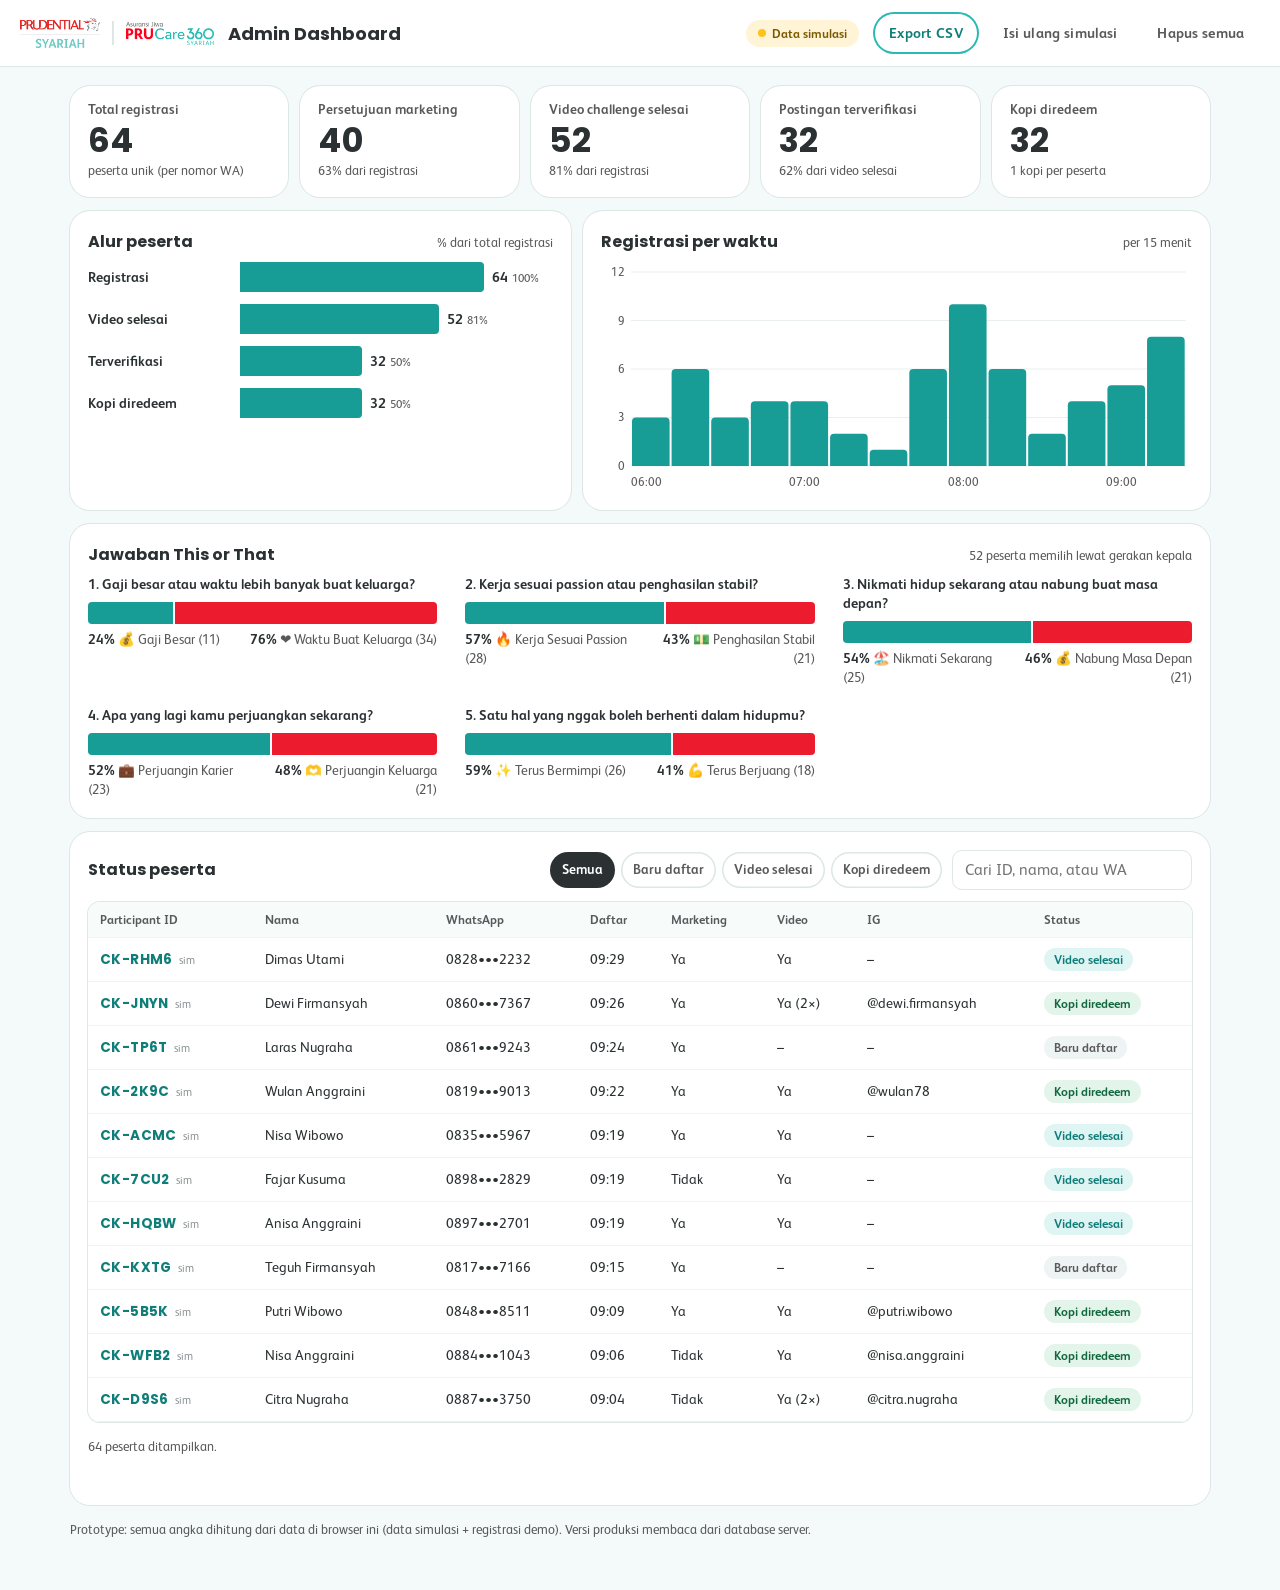
<file: admin.html>
<!DOCTYPE html>
<html lang="id">
<head>
  <meta charset="utf-8">
  <meta name="viewport" content="width=device-width, initial-scale=1">
  <title>Admin Dashboard | Cerita Kita</title>
  <link rel="stylesheet" href="css/tokens.css">
  <link rel="stylesheet" href="css/dashboard.css">
</head>
<body>
<header class="topbar">
  <span class="logos"><img src="assets/logo-psla.png" alt="Prudential Syariah"><i></i><img src="assets/logo-prucare360-syariah.png" alt="PRUCare360 Syariah"></span>
  <h1>Admin Dashboard</h1>
  <span class="mode-pill">Data simulasi</span>
  <div class="toolbar">
    <button class="btn btn-secondary btn-sm" id="btnCsv" type="button">Export CSV</button>
    <button class="btn btn-quiet btn-sm" id="btnReseed" type="button">Isi ulang simulasi</button>
    <button class="btn btn-quiet btn-sm" id="btnClear" type="button">Hapus semua</button>
  </div>
</header>

<main class="wrap">
  <section class="kpis" aria-label="Ringkasan">
    <div class="card kpi"><p class="lbl">Total registrasi</p><p class="val" id="kTotal">0</p><p class="sub" id="kTotalSub"></p></div>
    <div class="card kpi"><p class="lbl">Persetujuan marketing</p><p class="val" id="kMkt">0</p><p class="sub" id="kMktSub"></p></div>
    <div class="card kpi"><p class="lbl">Video challenge selesai</p><p class="val" id="kVid">0</p><p class="sub" id="kVidSub"></p></div>
    <div class="card kpi"><p class="lbl">Postingan terverifikasi</p><p class="val" id="kVer">0</p><p class="sub" id="kVerSub"></p></div>
    <div class="card kpi"><p class="lbl">Kopi diredeem</p><p class="val" id="kRed">0</p><p class="sub" id="kRedSub"></p></div>
  </section>

  <section class="charts">
    <div class="card">
      <div class="chart-head"><h2>Alur peserta</h2><p>% dari total registrasi</p></div>
      <div class="funnel" id="funnel"></div>
    </div>
    <div class="card">
      <div class="chart-head"><h2>Registrasi per waktu</h2><p id="binNote"></p></div>
      <div class="colchart" id="colchart"><div class="tip" id="tip" hidden></div></div>
    </div>
  </section>

  <section class="card" style="margin-bottom:14px">
    <div class="chart-head"><h2>Jawaban This or That</h2><p id="ansNote"></p></div>
    <div class="answers" id="answers"></div>
  </section>

  <section class="card">
    <div class="table-head">
      <h2>Status peserta</h2>
      <div class="filters" id="filters">
        <button type="button" data-f="all" aria-pressed="true">Semua</button>
        <button type="button" data-f="registered" aria-pressed="false">Baru daftar</button>
        <button type="button" data-f="video" aria-pressed="false">Video selesai</button>
        <button type="button" data-f="redeemed" aria-pressed="false">Kopi diredeem</button>
      </div>
      <input type="search" id="tq" placeholder="Cari ID, nama, atau WA" aria-label="Cari peserta">
    </div>
    <div class="table-wrap">
      <table>
        <thead><tr><th>Participant ID</th><th>Nama</th><th>WhatsApp</th><th>Daftar</th><th>Marketing</th><th>Video</th><th>IG</th><th>Status</th></tr></thead>
        <tbody id="tbody"></tbody>
      </table>
    </div>
    <p class="foot" id="tfoot"></p>
  </section>
  <p class="foot">Prototype: semua angka dihitung dari data di browser ini (data simulasi + registrasi demo). Versi produksi membaca dari database server.</p>
</main>
<div class="toast" id="toast" role="status" aria-live="polite"></div>

<script src="js/config.js"></script>
<script src="js/store.js"></script>
<script src="js/admin.js"></script>
</body>
</html>
</file>
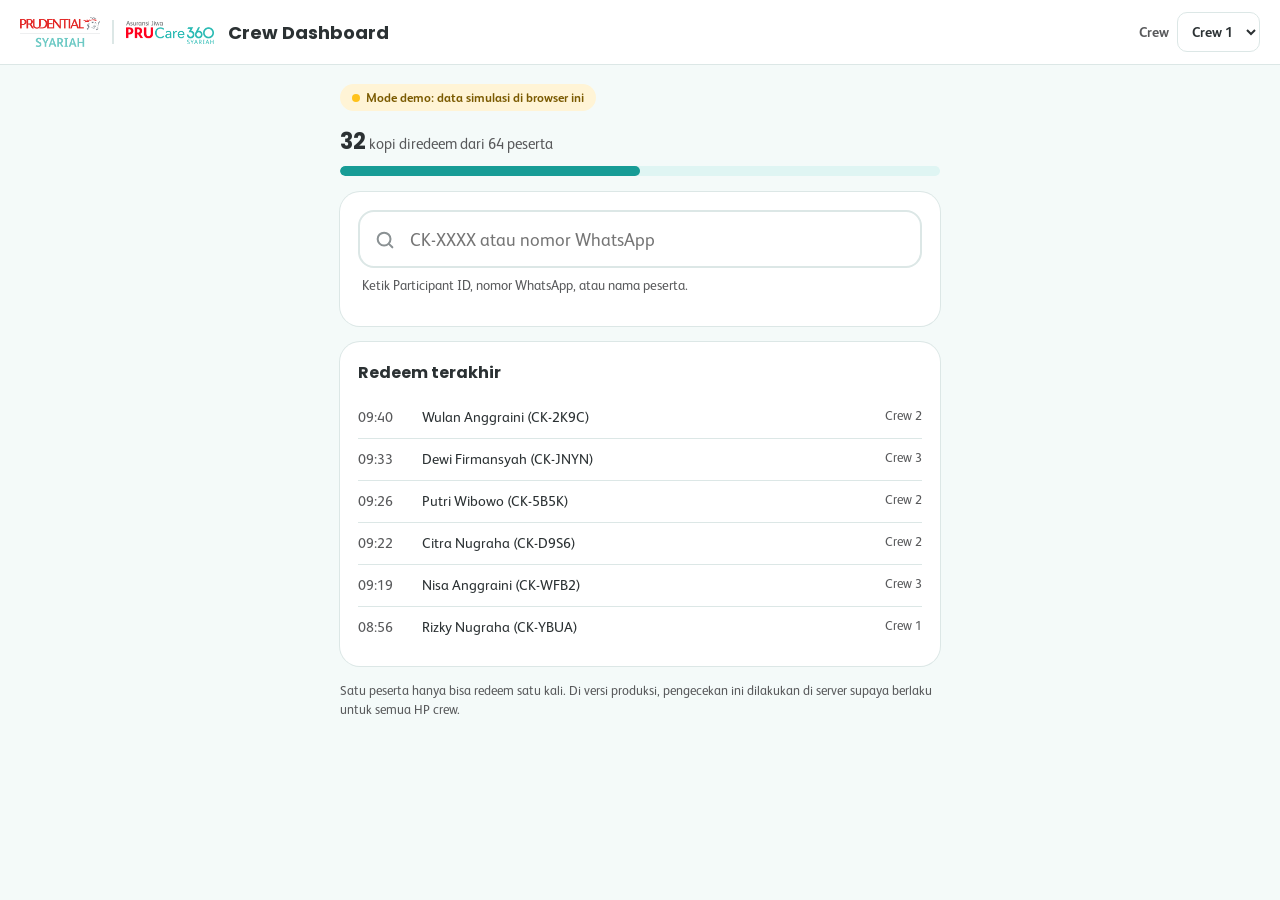
<file: crew.html>
<!DOCTYPE html>
<html lang="id">
<head>
  <meta charset="utf-8">
  <meta name="viewport" content="width=device-width, initial-scale=1, viewport-fit=cover">
  <title>Crew Dashboard | Cerita Kita</title>
  <link rel="stylesheet" href="css/tokens.css">
  <link rel="stylesheet" href="css/dashboard.css">
</head>
<body>
<header class="topbar">
  <span class="logos"><img src="assets/logo-psla.png" alt="Prudential Syariah"><i></i><img src="assets/logo-prucare360-syariah.png" alt="PRUCare360 Syariah"></span>
  <h1>Crew Dashboard</h1>
  <label class="crew-select">Crew
    <select id="crewName"><option>Crew 1</option><option>Crew 2</option><option>Crew 3</option><option>Crew 4</option></select>
  </label>
</header>

<main class="wrap crew">
  <p class="mode-pill" style="margin-bottom:14px">Mode demo: data simulasi di browser ini</p>

  <div class="progress-strip">
    <p><b id="redeemCount">0</b> kopi diredeem dari <span id="regCount">0</span> peserta</p>
    <div class="bar" aria-hidden="true"><i id="redeemBar" style="width:0"></i></div>
  </div>

  <section class="card">
    <label class="search" for="q">
      <span class="sr-only">Cari peserta</span>
      <svg viewBox="0 0 24 24" fill="none" stroke="currentColor" stroke-width="2.2" stroke-linecap="round"><circle cx="11" cy="11" r="7"/><path d="m20 20-3.5-3.5"/></svg>
      <input id="q" type="search" placeholder="CK-XXXX atau nomor WhatsApp" autocomplete="off" autocapitalize="characters" enterkeyhint="search">
    </label>
    <p class="hint">Ketik Participant ID, nomor WhatsApp, atau nama peserta.</p>
    <div class="results" id="results"></div>
  </section>

  <section class="card detail" id="detail" hidden aria-live="polite"></section>

  <section class="card" style="margin-top:16px">
    <h2>Redeem terakhir</h2>
    <ul class="log" id="log"></ul>
  </section>
  <p class="foot">Satu peserta hanya bisa redeem satu kali. Di versi produksi, pengecekan ini dilakukan di server supaya berlaku untuk semua HP crew.</p>
</main>

<div class="dialog" id="confirm" hidden role="dialog" aria-modal="true" aria-labelledby="cTitle">
  <div class="dialog-card">
    <h3 id="cTitle">Berikan kopi?</h3>
    <p id="cBody"></p>
    <div class="dialog-actions">
      <button class="btn btn-secondary btn-sm" id="cNo" type="button">Batal</button>
      <button class="btn btn-primary btn-sm" id="cYes" type="button">Ya, redeem</button>
    </div>
  </div>
</div>
<div class="toast" id="toast" role="status" aria-live="polite"></div>

<script src="js/config.js"></script>
<script src="js/store.js"></script>
<script src="js/crew.js"></script>
</body>
</html>
</file>
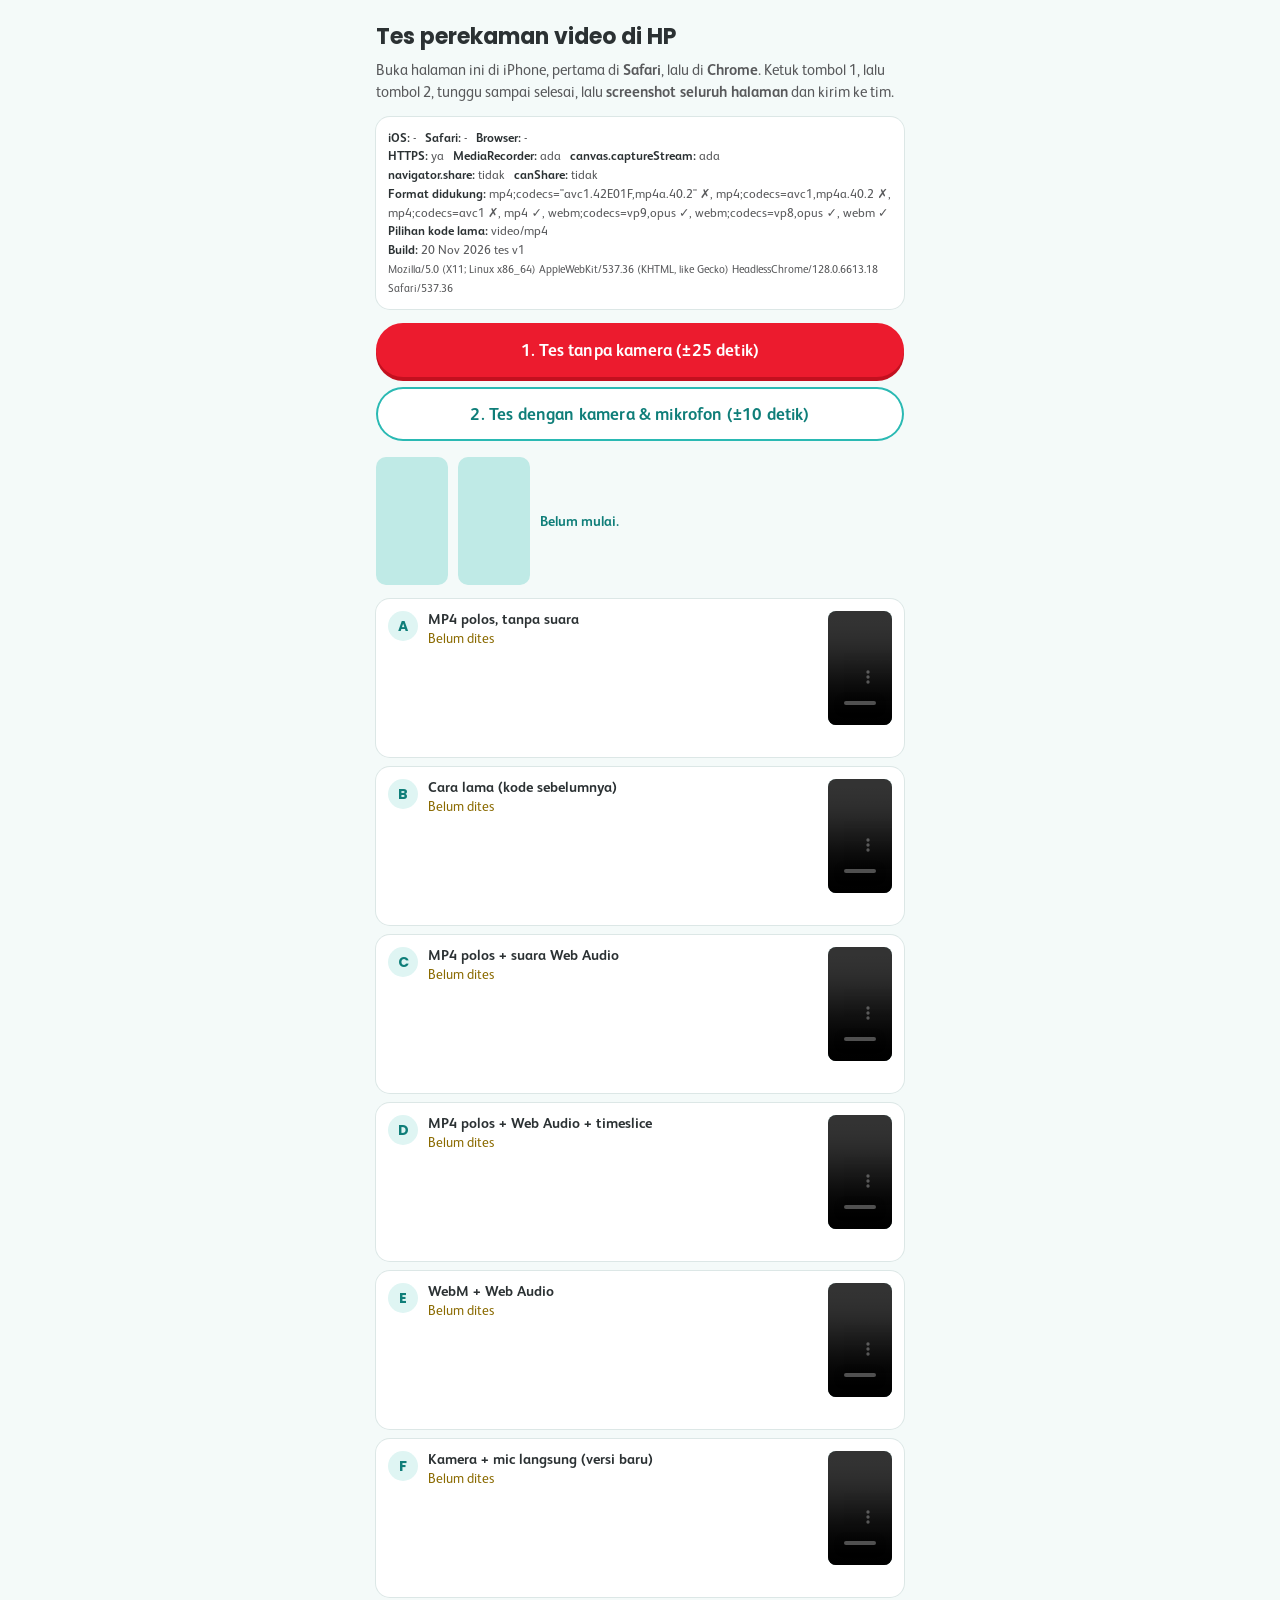
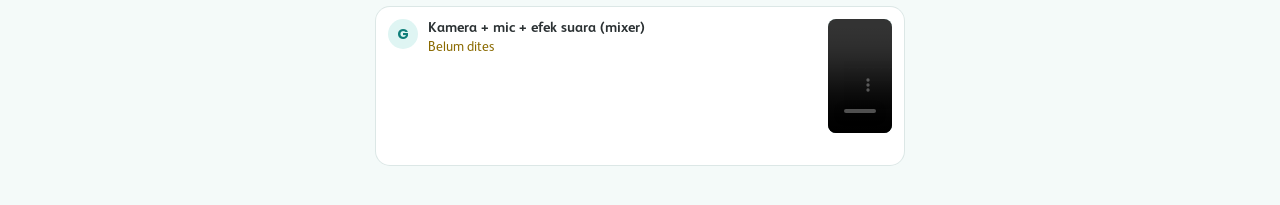
<file: tes-iphone.html>
<!DOCTYPE html>
<html lang="id">
<head>
  <meta charset="utf-8">
  <meta name="viewport" content="width=device-width, initial-scale=1">
  <title>Tes perekaman iPhone | Cerita Kita</title>
  <link rel="stylesheet" href="css/tokens.css">
  <style>
    body { background: #F4FAF9; }
    .wrap { max-width: 560px; margin: 0 auto; padding: 20px 16px 40px; }
    h1 { font: 700 22px var(--font-title); margin-bottom: 6px; }
    .sub { color: var(--grey); font-size: 15px; margin-bottom: 14px; }
    .info { font-size: 12.5px; line-height: 1.5; color: var(--grey); background: #fff; border-radius: 14px; padding: 12px; box-shadow: 0 0 0 1px var(--line); margin-bottom: 14px; word-break: break-word; }
    .info b { color: var(--ink); }
    .btns { display: grid; gap: 10px; margin-bottom: 16px; }
    .stage { display: flex; gap: 10px; align-items: center; margin-bottom: 14px; }
    .stage canvas, .stage video { width: 72px; height: 128px; border-radius: 10px; background: var(--mint-2); object-fit: cover; }
    .stage p { font: 700 14px var(--font-ui); color: var(--teal-text); }
    .rows { display: grid; gap: 10px; }
    .row { display: grid; grid-template-columns: 30px 1fr 64px; gap: 10px; align-items: start; background: #fff; border-radius: 14px; padding: 12px; box-shadow: 0 0 0 1px var(--line); }
    .row .id { width: 30px; height: 30px; border-radius: 50%; display: grid; place-items: center; background: var(--mint); font: 700 14px var(--font-title); color: var(--teal-text); }
    .row b { display: block; font: 700 14.5px var(--font-ui); }
    .row .st { font-size: 13.5px; margin-top: 2px; }
    .row .st.ok { color: var(--ok); font-weight: 700; }
    .row .st.bad { color: var(--red); font-weight: 700; }
    .row .st.wait { color: #8A6A00; }
    .row small { display: block; font-size: 11.5px; color: var(--grey); margin-top: 3px; word-break: break-word; }
    .row video { width: 64px; height: 114px; border-radius: 8px; background: var(--mint-2); object-fit: cover; }
    .row .act { grid-column: 2 / 4; display: flex; gap: 8px; flex-wrap: wrap; }
    .row .act button, .row .act a { min-height: 36px; padding: 0 12px; border-radius: 999px; font: 700 13px var(--font-ui); background: #fff; color: var(--teal-text); box-shadow: inset 0 0 0 1.5px var(--teal); text-decoration: none; display: inline-flex; align-items: center; }
    .row .res { grid-column: 2 / 4; font-size: 12.5px; color: var(--ink); }
    .summary { margin-top: 16px; padding: 12px; border-radius: 12px; background: var(--ink); color: #fff; font: 700 14px/1.5 var(--font-ui); word-break: break-word; }
  </style>
</head>
<body>
<main class="wrap">
  <h1>Tes perekaman video di HP</h1>
  <p class="sub">Buka halaman ini di iPhone, pertama di <b>Safari</b>, lalu di <b>Chrome</b>. Ketuk tombol 1, lalu tombol 2, tunggu sampai selesai, lalu <b>screenshot seluruh halaman</b> dan kirim ke tim.</p>
  <div class="info" id="info"></div>
  <div class="btns">
    <button class="btn btn-primary btn-block" id="run1" type="button">1. Tes tanpa kamera (±25 detik)</button>
    <button class="btn btn-secondary btn-block" id="run2" type="button">2. Tes dengan kamera & mikrofon (±10 detik)</button>
  </div>
  <div class="stage"><canvas id="cv" width="360" height="640"></canvas><video id="cam" muted playsinline autoplay></video><p id="now">Belum mulai.</p></div>
  <div class="rows" id="rows"></div>
  <div class="summary" id="summary" hidden></div>
</main>
<script>
(function () {
  const UA = navigator.userAgent;
  const isIOS = /iPhone|iPad|iPod/.test(UA) || (navigator.platform === "MacIntel" && navigator.maxTouchPoints > 1);
  const browser = !isIOS ? "-" : /Instagram|FBAN|FBAV|Line\//.test(UA) ? "in-app" : /CriOS/.test(UA) ? "Chrome" : /FxiOS/.test(UA) ? "Firefox" : /EdgiOS/.test(UA) ? "Edge" : "Safari";
  const osv = (UA.match(/OS (\d+)_(\d+)(?:_(\d+))?/) || []).slice(1).filter(Boolean).join(".");
  const safv = (UA.match(/Version\/([\d.]+)/) || [])[1] || "-";
  const sup = m => { try { return window.MediaRecorder && MediaRecorder.isTypeSupported(m); } catch (e) { return false; } };
  const OLD_LIST = ['video/mp4;codecs="avc1.42E01F,mp4a.40.2"', "video/mp4;codecs=avc1,mp4a.40.2", "video/mp4;codecs=avc1", "video/mp4", "video/webm;codecs=vp9,opus", "video/webm;codecs=vp8,opus", "video/webm"];
  const oldPick = OLD_LIST.find(sup) || "";
  const $ = s => document.querySelector(s);
  const info = $("#info");
  info.innerHTML =
    `<b>iOS:</b> ${osv || "-"} &nbsp; <b>Safari:</b> ${safv} &nbsp; <b>Browser:</b> ${browser}<br>` +
    `<b>HTTPS:</b> ${window.isSecureContext ? "ya" : "TIDAK"} &nbsp; <b>MediaRecorder:</b> ${window.MediaRecorder ? "ada" : "TIDAK ADA"} &nbsp; <b>canvas.captureStream:</b> ${HTMLCanvasElement.prototype.captureStream ? "ada" : "TIDAK ADA"}<br>` +
    `<b>navigator.share:</b> ${navigator.share ? "ada" : "tidak"} &nbsp; <b>canShare:</b> ${navigator.canShare ? "ada" : "tidak"}<br>` +
    `<b>Format didukung:</b> ${OLD_LIST.map(m => m.replace("video/", "") + (sup(m) ? " ✓" : " ✗")).join(", ")}<br>` +
    `<b>Pilihan kode lama:</b> ${oldPick || "-"}<br><b>Build:</b> 20 Nov 2026 tes v1<br><span style="font-size:11px">${UA.replace(/[<>&]/g, "")}</span>`;

  const TESTS = [
    { id: "A", label: "MP4 polos, tanpa suara", mime: "video/mp4", audio: "none" },
    { id: "B", label: "Cara lama (kode sebelumnya)", mime: oldPick, audio: "webaudio", requestData: true },
    { id: "C", label: "MP4 polos + suara Web Audio", mime: "video/mp4", audio: "webaudio" },
    { id: "D", label: "MP4 polos + Web Audio + timeslice", mime: "video/mp4", audio: "webaudio", slice: 1000 },
    { id: "E", label: "WebM + Web Audio", mime: "video/webm", audio: "webaudio" },
    { id: "F", label: "Kamera + mic langsung (versi baru)", mime: "video/mp4", audio: "mic", camera: true },
    { id: "G", label: "Kamera + mic + efek suara (mixer)", mime: "video/mp4", audio: "mic-mix", camera: true }
  ];
  const results = {};
  const wait = ms => new Promise(r => setTimeout(r, ms));
  const cv = $("#cv"), ctx = cv.getContext("2d"), camEl = $("#cam");
  let ac = null, camStream = null;

  // baris UI
  const rowsEl = $("#rows");
  TESTS.forEach(t => {
    const r = document.createElement("div"); r.className = "row"; r.id = "row" + t.id;
    r.innerHTML = `<span class="id">${t.id}</span><div><b></b><div class="st wait">Belum dites</div><small></small></div><video muted playsinline controls preload="metadata"></video><div class="act" hidden></div><div class="res"></div>`;
    r.querySelector("b").textContent = t.label;
    rowsEl.appendChild(r);
  });
  function setRow(id, cls, status, detail) {
    const r = $("#row" + id);
    const st = r.querySelector(".st"); st.className = "st " + cls; st.textContent = status;
    if (detail != null) r.querySelector("small").textContent = detail;
    results[id] = cls === "ok" ? "✅" : cls === "bad" ? "❌" : "…";
    const sm = $("#summary"); sm.hidden = false;
    sm.textContent = `iOS ${osv || "-"} / ${browser} → ` + TESTS.map(t => `${t.id}${results[t.id] || "·"}`).join("  ");
  }

  function draw(t, src) {
    if (src && src.readyState >= 2 && src.videoWidth) {
      const r = Math.max(360 / src.videoWidth, 640 / src.videoHeight), w = src.videoWidth * r, h = src.videoHeight * r;
      ctx.drawImage(src, (360 - w) / 2, (640 - h) / 2, w, h);
    } else {
      const g = ctx.createLinearGradient(0, 0, 0, 640); g.addColorStop(0, "#CFEFEC"); g.addColorStop(1, "#2AB9B3");
      ctx.fillStyle = g; ctx.fillRect(0, 0, 360, 640);
      ctx.fillStyle = "#EC1B2E"; ctx.beginPath(); ctx.arc(180 + Math.sin(t / 300) * 110, 320, 46, 0, Math.PI * 2); ctx.fill();
    }
    ctx.fillStyle = "#fff"; ctx.fillRect(20, 30, 320, 70);
    ctx.fillStyle = "#2B3133"; ctx.font = "bold 28px sans-serif"; ctx.textAlign = "center"; ctx.textBaseline = "middle";
    ctx.fillText("TES " + (t / 1000).toFixed(1) + " dtk", 180, 66);
  }

  async function runOne(t) {
    if (t.mime && !MediaRecorder.isTypeSupported(t.mime)) { setRow(t.id, "bad", "Format tidak didukung", t.mime); return; }
    if (!t.mime) { setRow(t.id, "bad", "Tidak ada format yang didukung", ""); return; }
    if (t.camera && !camStream) { setRow(t.id, "bad", "Kamera tidak aktif", ""); return; }
    setRow(t.id, "wait", "Merekam 3 detik…", t.mime);
    $("#now").textContent = `Tes ${t.id} berjalan…`;
    const t0 = performance.now(); let raf = 0;
    const loop = () => { raf = requestAnimationFrame(loop); draw(performance.now() - t0, t.camera ? camEl : null); };
    loop();
    const vs = cv.captureStream(30);
    const tracks = [...vs.getVideoTracks()];
    let osc = null, micNode = null;
    const mic = camStream ? camStream.getAudioTracks()[0] : null;
    try {
      if (t.audio === "webaudio" || t.audio === "mic-mix") {
        const dest = ac.createMediaStreamDestination();
        osc = ac.createOscillator(); const g = ac.createGain(); g.gain.value = 0.03; osc.connect(g); g.connect(dest); osc.start();
        if (t.audio === "mic-mix" && mic) { micNode = ac.createMediaStreamSource(new MediaStream([mic])); micNode.connect(dest); }
        tracks.push(dest.stream.getAudioTracks()[0]);
      }
      if (t.audio === "mic" && mic) tracks.push(mic);
    } catch (e) { setRow(t.id, "bad", "Audio gagal: " + e.name, t.mime); cancelAnimationFrame(raf); return; }

    let rec, recErr = "";
    try { rec = new MediaRecorder(new MediaStream(tracks), { mimeType: t.mime, videoBitsPerSecond: 2500000 }); }
    catch (e) { setRow(t.id, "bad", "Recorder gagal dibuat: " + e.name, t.mime); cancelAnimationFrame(raf); return; }
    const chunks = [];
    rec.ondataavailable = e => { if (e.data && e.data.size) chunks.push(e.data); };
    rec.onerror = e => { recErr = (e.error && e.error.name) || "error"; };
    const stopped = new Promise(r => (rec.onstop = r));
    try { t.slice ? rec.start(t.slice) : rec.start(); } catch (e) { setRow(t.id, "bad", "Gagal mulai: " + e.name, t.mime); cancelAnimationFrame(raf); return; }
    await wait(3000);
    if (t.requestData) { try { rec.requestData(); } catch (e) {} }
    rec.stop();
    await Promise.race([stopped, wait(5000)]);
    cancelAnimationFrame(raf);
    vs.getTracks().forEach(x => x.stop());
    if (osc) try { osc.stop(); } catch (e) {}
    if (micNode) try { micNode.disconnect(); } catch (e) {}

    const actual = rec.mimeType || "(kosong)";
    const type = (rec.mimeType || t.mime).split(";")[0];
    const blob = new Blob(chunks, { type });
    const detail = `${actual} | ${(blob.size / 1024).toFixed(0)} KB | ${chunks.length} potongan${recErr ? " | error " + recErr : ""}`;
    if (!blob.size) { setRow(t.id, "bad", "File kosong", detail); return; }

    const r = $("#row" + t.id), v = r.querySelector("video"), url = URL.createObjectURL(blob);
    setRow(t.id, "wait", "Mengecek bisa diputar…", detail);
    const verdict = await new Promise(res => {
      let done = false;
      const fin = x => { if (!done) { done = true; clearTimeout(to); res(x); } };
      const to = setTimeout(() => fin({ s: "unknown" }), 7000);
      v.onloadedmetadata = () => fin({ s: "ok", d: v.duration });
      v.onerror = () => fin({ s: "err", c: v.error ? v.error.code : "?" });
      v.src = url; v.load();
    });
    if (verdict.s === "ok") setRow(t.id, "ok", `Bisa diputar${isFinite(verdict.d) ? " (" + verdict.d.toFixed(1) + " dtk)" : ""}`, detail);
    else if (verdict.s === "err") setRow(t.id, "bad", "TIDAK bisa diputar (kode " + verdict.c + ")", detail);
    else setRow(t.id, "wait", "Belum pasti: ketuk video untuk putar", detail);
    v.addEventListener("playing", () => setRow(t.id, "ok", "Bisa diputar", null));
    v.addEventListener("error", () => setRow(t.id, "bad", "TIDAK bisa diputar (kode " + (v.error ? v.error.code : "?") + ")", null));

    // tombol uji simpan
    const ext = type.includes("mp4") ? "mp4" : "webm";
    const act = r.querySelector(".act"), res = r.querySelector(".res");
    act.hidden = false; act.innerHTML = "";
    const file = new File([blob], `tes-${t.id}.${ext}`, { type });
    const sh = document.createElement("button"); sh.type = "button"; sh.textContent = "Tes Bagikan";
    sh.addEventListener("click", () => {
      let can = false; try { can = !!(navigator.canShare && navigator.canShare({ files: [file] })); } catch (e) {}
      if (!navigator.share) { res.textContent = "Bagikan: navigator.share tidak ada"; return; }
      res.textContent = `Bagikan: canShare=${can}, membuka…`;
      const timer = setTimeout(() => { res.textContent += " (belum ada jawaban setelah 6 dtk)"; }, 6000);
      try {
        navigator.share({ files: [file] })
          .then(() => { clearTimeout(timer); res.textContent = `Bagikan: BERHASIL (canShare=${can})`; })
          .catch(e => { clearTimeout(timer); res.textContent = `Bagikan: gagal ${e.name} (canShare=${can})`; });
      } catch (e) { clearTimeout(timer); res.textContent = "Bagikan: error " + e.name; }
    });
    const dl = document.createElement("a"); dl.href = url; dl.download = `tes-${t.id}.${ext}`; dl.textContent = "Tes Unduh";
    dl.addEventListener("click", () => { res.textContent = "Unduh: diketuk (cek muncul dialog/ikon unduhan atau tidak)"; });
    act.append(sh, dl);
  }

  $("#run1").addEventListener("click", async () => {
    try { ac = ac || new (window.AudioContext || window.webkitAudioContext)(); ac.resume(); } catch (e) {}
    $("#run1").disabled = true;
    for (const t of TESTS.filter(x => !x.camera)) await runOne(t);
    $("#now").textContent = "Tes 1 selesai."; $("#run1").disabled = false;
  });
  $("#run2").addEventListener("click", async () => {
    try { ac = ac || new (window.AudioContext || window.webkitAudioContext)(); ac.resume(); } catch (e) {}
    $("#run2").disabled = true;
    try {
      camStream = camStream || await navigator.mediaDevices.getUserMedia({ video: { facingMode: "user" }, audio: true });
      camEl.srcObject = camStream; await camEl.play().catch(() => {});
    } catch (e) { $("#now").textContent = "Kamera gagal: " + e.name; }
    for (const t of TESTS.filter(x => x.camera)) await runOne(t);
    if (camStream) { camStream.getTracks().forEach(x => x.stop()); camStream = null; }
    $("#now").textContent = "Tes 2 selesai."; $("#run2").disabled = false;
  });
})();
</script>
</body>
</html>
</file>
<file: css/tokens.css>
/* =========================================================
   Cerita Kita, #LanjutTanpaJeda — design tokens & base
   Dipakai oleh: index.html, crew.html, admin.html
   ========================================================= */

/* --- Fonts (self-hosted, tidak butuh internet) --- */
@font-face { font-family: "FS Albert"; src: url("../fonts/fs-albert-light.woff2") format("woff2"); font-weight: 300; font-display: swap; }
@font-face { font-family: "FS Albert"; src: url("../fonts/fs-albert-regular.woff2") format("woff2"); font-weight: 400; font-display: swap; }
@font-face { font-family: "FS Albert"; src: url("../fonts/fs-albert-bold.woff2") format("woff2"); font-weight: 700; font-display: swap; }
@font-face { font-family: "FS Albert"; src: url("../fonts/fs-albert-extrabold.woff2") format("woff2"); font-weight: 800; font-display: swap; }
@font-face { font-family: "Chewy"; src: url("../fonts/chewy-regular.woff2") format("woff2"); font-weight: 400; font-display: swap; }
@font-face { font-family: "Poppins"; src: url("../fonts/poppins-600.woff2") format("woff2"); font-weight: 600; font-display: swap; }
@font-face { font-family: "Poppins"; src: url("../fonts/poppins-700.woff2") format("woff2"); font-weight: 700; font-display: swap; }
@font-face { font-family: "Poppins"; src: url("../fonts/poppins-800.woff2") format("woff2"); font-weight: 800; font-display: swap; }

:root {
  /* Warna diambil dari artwork & logo asli */
  --red: #EC1B2E;          /* merah campaign / aksen tombol utama */
  --red-press: #C3101F;
  --teal: #2AB9B3;         /* turquoise/mint cerah (artwork) */
  --teal-strong: #179C96;  /* turquoise untuk teks kecil di atas putih */
  --teal-text: #0F7E79;    /* hanya untuk teks kecil yang butuh kontras */
  --mint: #DFF5F3;         /* turquoise muda */
  --mint-2: #BFEAE6;
  --sun: #FFC21A;          /* aksen "spark" dari KV */
  --ink: #2B3133;
  --grey: #58595B;         /* abu logo */
  --grey-2: #8A9193;
  --line: #DCE7E6;
  --white: #FFFFFF;
  --ok: #179C5A;

  --font-play: "Chewy", "Poppins", system-ui, sans-serif;   /* pertanyaan, headline playful */
  --font-title: "Poppins", system-ui, sans-serif;           /* judul, angka, ID */
  --font-ui: "FS Albert", system-ui, -apple-system, "Segoe UI", sans-serif; /* form, tombol, info */

  --r-lg: 24px;
  --r-md: 16px;
  --r-sm: 12px;
}

* { box-sizing: border-box; margin: 0; padding: 0; }
html, body { height: 100%; }
body {
  font-family: var(--font-ui);
  font-size: 16px;
  line-height: 1.45;
  color: var(--ink);
  background: var(--white);
  -webkit-font-smoothing: antialiased;
  -webkit-tap-highlight-color: transparent;
}
button, input, select, textarea { font: inherit; color: inherit; }
button { cursor: pointer; border: 0; background: none; }
img { display: block; max-width: 100%; }
:focus-visible { outline: 3px solid var(--sun); outline-offset: 2px; border-radius: 6px; }
.sr-only { position: absolute !important; width: 1px; height: 1px; overflow: hidden; clip: rect(0 0 0 0); white-space: nowrap; }

/* --- Buttons --- */
.btn {
  display: inline-flex; align-items: center; justify-content: center; gap: 10px;
  min-height: 54px; padding: 0 26px; border-radius: 999px;
  font: 700 17px/1 var(--font-ui); letter-spacing: .01em;
  transition: transform .08s ease, box-shadow .08s ease, background-color .15s ease, opacity .15s;
  user-select: none;
}
.btn svg { width: 20px; height: 20px; flex: none; }
.btn-primary { background: var(--red); color: #fff; box-shadow: 0 4px 0 var(--red-press); }
.btn-primary:active { transform: translateY(3px); box-shadow: 0 1px 0 var(--red-press); }
.btn-secondary { background: #fff; color: var(--teal-text); box-shadow: inset 0 0 0 2px var(--teal); }
.btn-secondary:active { background: var(--mint); }
.btn-quiet { min-height: 44px; padding: 0 14px; color: var(--grey); font-weight: 700; }
.btn-block { width: 100%; }
.btn[disabled] { opacity: .45; cursor: not-allowed; box-shadow: none; transform: none; }

/* --- Form fields --- */
.field { display: block; }
.field-label { display: block; font: 700 14px/1.2 var(--font-ui); color: var(--ink); margin: 0 0 6px 4px; }
.field-input {
  width: 100%; height: 52px; padding: 0 16px; border-radius: var(--r-sm);
  background: #fff; border: 1.5px solid var(--line); font-size: 16px; /* 16px = iOS tidak auto-zoom */
  transition: border-color .15s, box-shadow .15s;
}
.field-input::placeholder { color: #A9B2B3; }
.field-input:focus { outline: none; border-color: var(--teal); box-shadow: 0 0 0 4px rgba(42,185,179,.18); }
.field.invalid .field-input { border-color: var(--red); }
.field-error { min-height: 0; font-size: 13px; color: var(--red); margin: 4px 0 0 4px; }
.field-error:empty { display: none; }

.check { display: flex; gap: 10px; align-items: flex-start; font-size: 14px; line-height: 1.4; color: var(--grey); cursor: pointer; }
.check input { appearance: none; -webkit-appearance: none; flex: none; width: 22px; height: 22px; margin-top: 1px; border-radius: 7px; border: 2px solid var(--grey-2); background: #fff; display: grid; place-items: center; transition: background .15s, border-color .15s; }
.check input:checked { background: var(--teal); border-color: var(--teal); }
.check input:checked::after { content: ""; width: 6px; height: 11px; border: solid #fff; border-width: 0 2.5px 2.5px 0; transform: translateY(-1px) rotate(45deg); }
.check.invalid input { border-color: var(--red); }
.link { color: var(--teal-text); font-weight: 700; text-decoration: underline; text-underline-offset: 2px; }

/* --- Toast --- */
.toast { position: absolute; left: 50%; bottom: 24px; z-index: 90; transform: translate(-50%, 20px); opacity: 0; pointer-events: none;
  background: var(--ink); color: #fff; padding: 12px 18px; border-radius: 14px; font-size: 14px; font-weight: 700; max-width: calc(100% - 32px); text-align: center; transition: opacity .2s, transform .2s; }
.toast.show { opacity: 1; transform: translate(-50%, 0); }

@media (prefers-reduced-motion: reduce) {
  *, *::before, *::after { animation-duration: .01ms !important; animation-iteration-count: 1 !important; transition-duration: .01ms !important; }
}
</file>
<file: css/dashboard.css>
/* =========================================================
   Crew & Admin dashboard
   ========================================================= */
body { background: #F4FAF9; }
.topbar { position: sticky; top: 0; z-index: 20; display: flex; align-items: center; gap: 14px; flex-wrap: wrap; padding: 12px 20px; padding-top: calc(12px + env(safe-area-inset-top)); background: #fff; box-shadow: 0 1px 0 var(--line); }
.topbar .logos { display: flex; align-items: center; gap: 12px; }
.topbar .logos img:first-child { height: 30px; width: auto; }
.topbar .logos img:last-child { height: 23px; width: auto; }
.topbar .logos i { width: 1.5px; height: 24px; background: var(--line); }
.topbar h1 { font: 700 18px var(--font-title); color: var(--ink); margin-right: auto; }
.mode-pill { display: inline-flex; align-items: center; gap: 6px; padding: 6px 12px; border-radius: 999px; background: #FFF4D6; color: #7A5A00; font: 700 12.5px var(--font-ui); }
.mode-pill::before { content: ""; width: 8px; height: 8px; border-radius: 50%; background: var(--sun); }
.wrap { max-width: 1180px; margin: 0 auto; padding: 20px; }
.card { background: #fff; border-radius: 20px; box-shadow: 0 0 0 1px var(--line); padding: 18px; }
.card h2 { font: 700 16px var(--font-title); color: var(--ink); margin-bottom: 12px; }
.muted { color: var(--grey); }
.small { font-size: 13px; }
.btn-sm { min-height: 42px; padding: 0 16px; font-size: 14.5px; }
.chip { display: inline-flex; align-items: center; gap: 6px; padding: 4px 10px; border-radius: 999px; font: 700 12.5px var(--font-ui); white-space: nowrap; background: #EEF3F3; color: var(--grey); }
.chip svg { width: 13px; height: 13px; }
.chip.video { background: var(--mint); color: var(--teal-text); }
.chip.verified, .chip.redeemed { background: #E3F5EA; color: #11683D; }
.chip.registered { background: #EEF3F3; color: var(--grey); }

/* ---------- Crew ---------- */
.crew { max-width: 640px; }
.crew-select { display: flex; align-items: center; gap: 8px; font: 700 14px var(--font-ui); color: var(--grey); }
.crew-select select { height: 40px; padding: 0 10px; border-radius: 10px; border: 1.5px solid var(--line); background: #fff; font-weight: 700; color: var(--ink); }
.progress-strip { display: grid; gap: 8px; margin-bottom: 16px; }
.progress-strip p { font-size: 15px; color: var(--grey); }
.progress-strip p b { font: 700 22px var(--font-title); color: var(--ink); }
.bar { height: 10px; border-radius: 5px; background: var(--mint); overflow: hidden; }
.bar i { display: block; height: 100%; border-radius: 5px; background: var(--teal-strong); transition: width .3s; }
.search { position: relative; }
.search svg { position: absolute; left: 16px; top: 50%; width: 22px; height: 22px; transform: translateY(-50%); color: var(--grey-2); }
.search input { width: 100%; height: 58px; padding: 0 16px 0 50px; border-radius: 16px; border: 2px solid var(--line); font-size: 18px; background: #fff; }
.search input:focus { outline: none; border-color: var(--teal); box-shadow: 0 0 0 4px rgba(42,185,179,.18); }
.hint { margin: 8px 4px 0; font-size: 13.5px; color: var(--grey); }
.results { display: grid; gap: 8px; margin-top: 12px; }
.result { display: grid; grid-template-columns: 1fr auto; gap: 4px 12px; align-items: center; width: 100%; text-align: left; padding: 14px 16px; border-radius: 16px; background: #fff; box-shadow: 0 0 0 1.5px var(--line); }
.result:hover, .result:focus-visible { box-shadow: 0 0 0 2px var(--teal); }
.result b { font: 700 16px var(--font-ui); }
.result small { grid-column: 1; font-size: 13.5px; color: var(--grey); }
.result .chip { grid-row: 1 / span 2; grid-column: 2; }
.empty-res { padding: 18px; text-align: center; color: var(--grey); }

.detail { margin-top: 16px; }
.detail[hidden] { display: none; }
.d-head { display: flex; justify-content: space-between; align-items: flex-start; gap: 12px; margin-bottom: 14px; }
.d-head h2 { font: 700 21px/1.2 var(--font-title); margin: 0 0 4px; }
.d-head > div:first-child { min-width: 0; }
.d-id { flex: none; white-space: nowrap; font: 700 26px var(--font-title); letter-spacing: .05em; color: var(--teal-text); }
.d-meta { font-size: 14px; color: var(--grey); }
.timeline { list-style: none; display: grid; gap: 0; margin: 4px 0 16px; }
.timeline li { position: relative; display: grid; grid-template-columns: 28px 1fr auto; gap: 12px; align-items: center; padding: 8px 0; font-size: 15px; }
.timeline li::before { content: ""; position: absolute; left: 13px; top: -8px; height: 16px; width: 2px; background: var(--line); }
.timeline li:first-child::before { display: none; }
.timeline .dot { width: 28px; height: 28px; border-radius: 50%; display: grid; place-items: center; background: #EEF3F3; color: var(--grey-2); }
.timeline .dot svg { width: 15px; height: 15px; }
.timeline li.done .dot { background: var(--teal-strong); color: #fff; }
.timeline li.done.final .dot { background: var(--ok); }
.timeline time { font-size: 13.5px; color: var(--grey); font-variant-numeric: tabular-nums; }
.verify { display: grid; gap: 10px; padding: 16px; border-radius: 16px; background: var(--mint); }
.verify h3 { font: 700 15.5px var(--font-title); }
.verify .check { color: var(--ink); font-size: 15px; }
.notice { padding: 14px 16px; border-radius: 14px; font-size: 14.5px; line-height: 1.45; }
.notice.warn { background: #FFF4D6; color: #6B4F00; }
.notice.stop { background: #FDE8EA; color: #8E0F1B; }
.notice.ok { background: #E3F5EA; color: #0E5A34; }
.notice b { display: block; font: 700 16px var(--font-title); margin-bottom: 2px; }
.success { display: grid; justify-items: center; gap: 8px; padding: 24px 12px; text-align: center; }
.success .big { width: 76px; height: 76px; border-radius: 50%; display: grid; place-items: center; background: var(--ok); color: #fff; animation: pop .45s cubic-bezier(.2,1.6,.4,1); }
.success .big svg { width: 40px; height: 40px; }
.success h3 { font: 700 20px var(--font-title); }
@keyframes pop { from { transform: scale(.4); opacity: 0; } to { transform: none; opacity: 1; } }
.log { list-style: none; display: grid; gap: 0; }
.log li { display: grid; grid-template-columns: 54px 1fr auto; gap: 10px; padding: 10px 0; border-top: 1px solid var(--line); font-size: 14.5px; }
.log li:first-child { border-top: 0; }
.log time { color: var(--grey); font-variant-numeric: tabular-nums; }
.log span:last-child { color: var(--grey); font-size: 13px; }

.dialog { position: fixed; inset: 0; z-index: 50; display: grid; place-items: center; padding: 20px; background: rgba(23,40,42,.5); }
.dialog[hidden] { display: none; }
.dialog-card { width: 100%; max-width: 400px; padding: 22px; border-radius: 22px; background: #fff; }
.dialog-card h3 { font: 700 19px var(--font-title); margin-bottom: 6px; }
.dialog-card p { color: var(--grey); margin-bottom: 18px; }
.dialog-actions { display: grid; grid-template-columns: 1fr 1fr; gap: 10px; }
.toast { position: fixed; }

/* ---------- Admin ---------- */
.toolbar { display: flex; gap: 8px; flex-wrap: wrap; }
.kpis { display: grid; grid-template-columns: repeat(5, minmax(0, 1fr)); gap: 12px; margin-bottom: 14px; }
.kpi { padding: 16px 18px; }
.kpi .lbl { font: 700 13.5px var(--font-ui); color: var(--grey); }
.kpi .val { font: 700 34px/1.15 var(--font-title); color: var(--ink); font-variant-numeric: tabular-nums; margin: 4px 0 2px; }
.kpi .sub { font-size: 13px; color: var(--grey); }
.charts { display: grid; grid-template-columns: 1fr 1.25fr; gap: 12px; margin-bottom: 14px; }
.chart-head { display: flex; justify-content: space-between; align-items: baseline; gap: 10px; margin-bottom: 8px; }
.chart-head h2 { margin: 0; }
.chart-head p { font-size: 13px; color: var(--grey); }
.funnel { display: grid; gap: 12px; margin-top: 6px; }
.f-row { display: grid; grid-template-columns: 140px 1fr; gap: 12px; align-items: center; }
.f-row .name { font: 700 14px var(--font-ui); color: var(--ink); }
.f-track { position: relative; height: 30px; }
.f-fill { position: absolute; left: 0; top: 0; bottom: 0; background: var(--teal-strong); border-radius: 0 4px 4px 0; transition: width .4s; min-width: 2px; }
.f-row:hover .f-fill, .f-row:focus-within .f-fill { background: #128580; }
.f-val { position: absolute; top: 50%; transform: translateY(-50%); font: 700 14px var(--font-ui); color: var(--ink); white-space: nowrap; font-variant-numeric: tabular-nums; }
.f-val small { font-weight: 400; color: var(--grey); margin-left: 4px; }
.colchart { position: relative; }
.colchart svg { display: block; width: 100%; height: 230px; overflow: visible; }
.colchart .grid line { stroke: #E8EFEE; stroke-width: 1; }
.colchart .axis text { font: 12px var(--font-ui); fill: var(--grey); }
.colchart rect.col { fill: var(--teal-strong); }
.colchart rect.col.hover { fill: #128580; }
.colchart rect.hit { fill: transparent; cursor: default; }
.tip { position: absolute; z-index: 5; pointer-events: none; padding: 8px 10px; border-radius: 10px; background: #fff; box-shadow: 0 6px 20px rgba(0,0,0,.14), 0 0 0 1px var(--line); font-size: 13px; white-space: nowrap; transform: translate(-50%, -100%); }
.tip b { display: block; font: 700 16px var(--font-title); color: var(--ink); }
.tip span { color: var(--grey); }
.tip[hidden] { display: none; }
.answers { display: grid; grid-template-columns: repeat(auto-fit, minmax(320px, 1fr)); gap: 18px 28px; margin-top: 6px; }
.ans-q { font: 700 14px/1.35 var(--font-ui); color: var(--ink); margin-bottom: 8px; }
.ans-bar { display: flex; gap: 2px; height: 22px; }
.ans-bar span { min-width: 4px; }
.ans-bar .a { background: #179C96; border-radius: 4px 0 0 4px; }
.ans-bar .b { background: #EC1B2E; border-radius: 0 4px 4px 0; }
.ans-bar span:hover, .ans-bar span:focus-visible { filter: brightness(.88); }
.ans-labels { display: flex; justify-content: space-between; gap: 12px; margin-top: 6px; font-size: 13.5px; color: var(--grey); }
.ans-labels b { color: var(--ink); font-variant-numeric: tabular-nums; }
.ans-labels span:last-child { text-align: right; }
.table-head { display: flex; align-items: center; gap: 10px; flex-wrap: wrap; margin-bottom: 12px; }
.table-head h2 { margin: 0 auto 0 0; }
.table-head input { height: 40px; width: 240px; padding: 0 12px; border-radius: 10px; border: 1.5px solid var(--line); }
.filters { display: flex; gap: 6px; flex-wrap: wrap; }
.filters button { min-height: 36px; padding: 0 12px; border-radius: 999px; font: 700 13.5px var(--font-ui); color: var(--grey); box-shadow: inset 0 0 0 1.5px var(--line); background: #fff; }
.filters button[aria-pressed="true"] { background: var(--ink); color: #fff; box-shadow: none; }
.table-wrap { overflow: auto; max-height: 520px; border-radius: 12px; box-shadow: 0 0 0 1px var(--line); }
table { width: 100%; border-collapse: collapse; font-size: 14px; }
th, td { padding: 10px 12px; text-align: left; white-space: nowrap; }
th { position: sticky; top: 0; background: #F7FBFA; font: 700 12.5px var(--font-ui); color: var(--grey); box-shadow: 0 1px 0 var(--line); }
td { border-top: 1px solid #EEF3F3; }
td.num { font-variant-numeric: tabular-nums; }
td .id { font: 700 13.5px var(--font-title); letter-spacing: .03em; color: var(--teal-text); }
.sim-tag { font-size: 11px; color: var(--grey-2); margin-left: 6px; }
.foot { margin: 16px 0 30px; font-size: 13px; color: var(--grey); }

@media (max-width: 980px) {
  .kpis { grid-template-columns: repeat(2, minmax(0, 1fr)); }
  .kpis .kpi:first-child { grid-column: 1 / -1; }
  .charts { grid-template-columns: 1fr; }
}
@media (max-width: 520px) {
  .wrap { padding: 14px; }
  .topbar { padding-left: 14px; padding-right: 14px; }
  .f-row { grid-template-columns: 1fr; gap: 4px; }
  .table-head input { width: 100%; }
}
</file>
